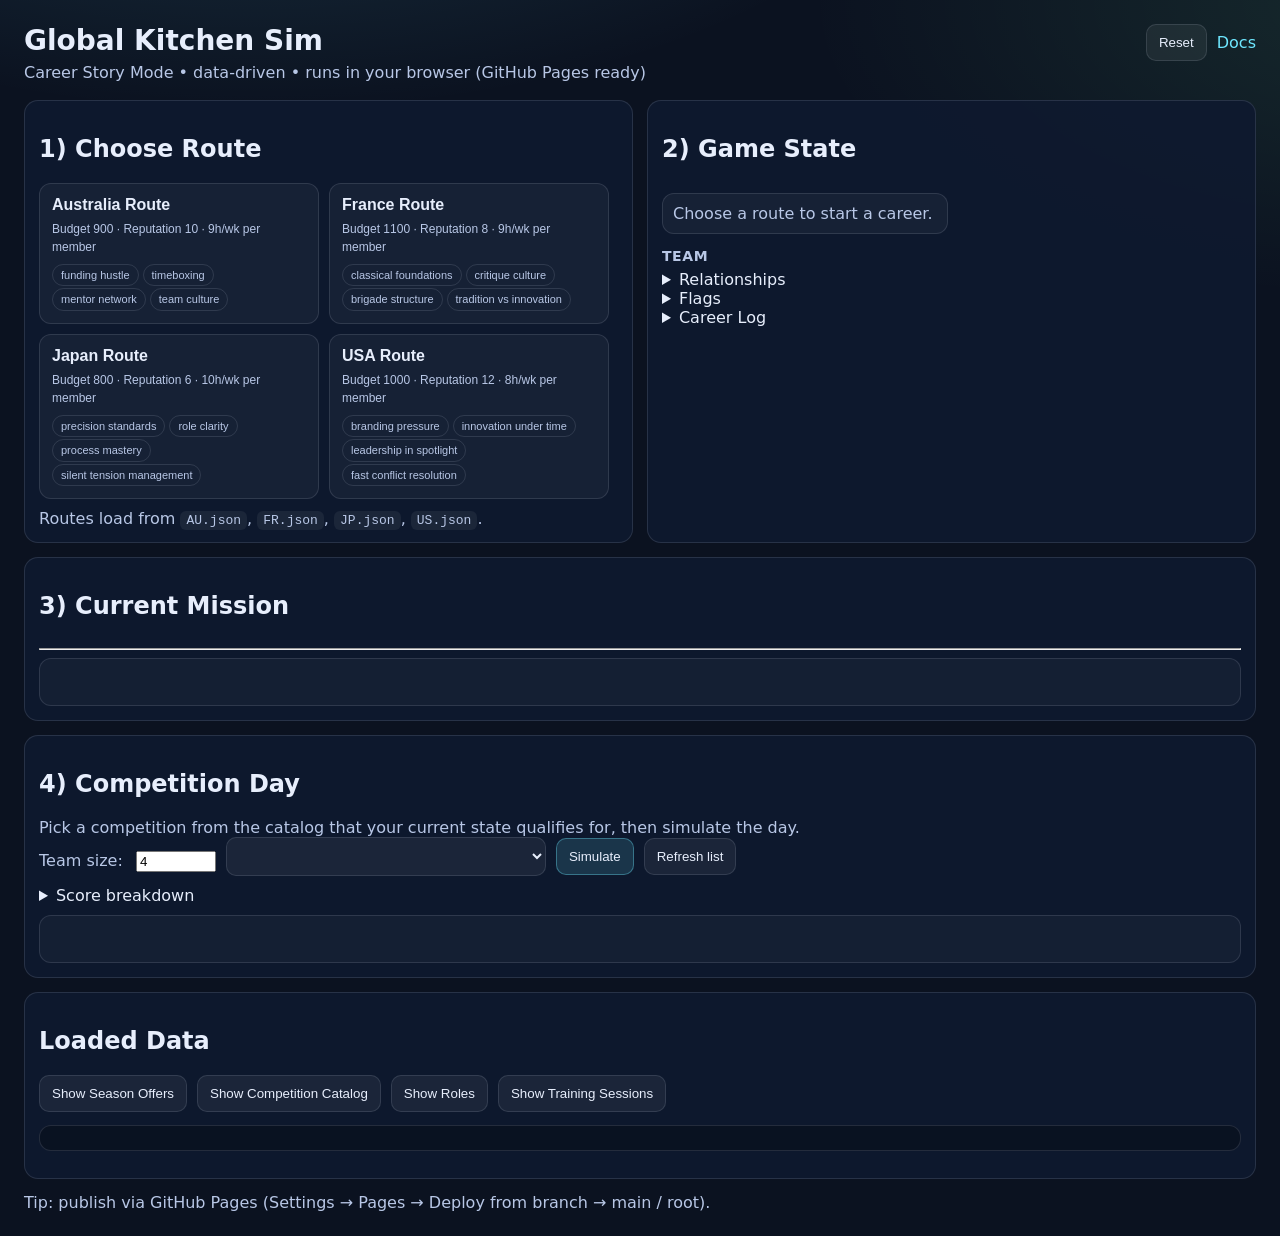
<file: index.html>
<!doctype html>
<html lang="en">
<head>
  <meta charset="utf-8" />
  <meta name="viewport" content="width=device-width, initial-scale=1" />
  <title>Global Kitchen Sim</title>
  <link rel="stylesheet" href="./style.css" />
</head>
<body>
  <header class="top">
    <div>
      <h1>Global Kitchen Sim</h1>
      <p class="sub">Career Story Mode • data‑driven • runs in your browser (GitHub Pages ready)</p>
    </div>
    <div class="row">
      <button id="btnReset" class="secondary">Reset</button>
      <a id="btnDocs" class="secondary" href="./README.md" target="_blank" rel="noreferrer">Docs</a>
    </div>
  </header>

  <main class="grid">
    <section class="card">
      <h2>1) Choose Route</h2>
      <div id="routes" class="row"></div>
      <p class="hint">Routes load from <code>AU.json</code>, <code>FR.json</code>, <code>JP.json</code>, <code>US.json</code>.</p>
    </section>

    <section class="card span2" id="draftCard" style="display:none">
      <h2>Draft Your Team</h2>
      <p class="hint">Pick 3–5 archetypes for the <span id="draftRouteName"></span>. Each brings a skill lean and a personality risk — watch the predicted cohesion.</p>
      <div id="draftPool" class="draftPool"></div>
      <div id="draftPreview" class="result" style="margin-top:10px;"></div>
      <div class="row" style="margin-top:10px;">
        <button id="btnConfirmDraft" disabled>Start Career</button>
        <button id="btnCancelDraft" class="secondary">Back</button>
      </div>
    </section>

    <section class="card">
      <h2>2) Game State</h2>
      <div class="kv" id="stateKv"></div>
      <h3 class="subhead">Team</h3>
      <div class="teamList" id="teamList"></div>
      <details>
        <summary>Relationships</summary>
        <div id="relOut" class="prose"></div>
      </details>
      <details>
        <summary>Flags</summary>
        <pre id="flagsOut"></pre>
      </details>
      <details>
        <summary>Career Log</summary>
        <div id="logOut" class="prose logOut"></div>
      </details>
    </section>

    <section class="card span2" id="trainingCard" style="display:none">
      <h2>Training</h2>
      <p class="hint">Spend the team's available hours on a session. Costs hours + fatigue, builds skills and (for group drills) cohesion.</p>
      <div class="row">
        <select id="trainMember" style="min-width:200px; padding:10px; border-radius:10px; border:1px solid var(--border); background:rgba(255,255,255,.06); color:var(--text);"></select>
        <select id="trainSession" style="min-width:280px; padding:10px; border-radius:10px; border:1px solid var(--border); background:rgba(255,255,255,.06); color:var(--text);"></select>
        <button id="btnTrain">Run Session</button>
      </div>
      <div id="trainResult" class="result" style="margin-top:10px;"></div>
    </section>

    <section class="card span2">
      <h2>3) Current Mission</h2>
      <div id="missionMeta" class="meta"></div>
      <div id="missionIntro" class="prose"></div>
      <div id="missionChoices" class="choices"></div>
      <hr />
      <div id="resultBox" class="result"></div>
    </section>

    <section class="card span2" id="eventCard" style="display:none">
      <h2>Event</h2>
      <div id="eventMeta" class="meta"></div>
      <div id="eventText" class="prose"></div>
      <div id="eventChoices" class="choices"></div>
    </section>

    <section class="card span2">
      <h2>4) Competition Day</h2>
      <p class="hint">Pick a competition from the catalog that your current state qualifies for, then simulate the day.</p>
      <div class="row">
        <label class="hint">Team size:
          <input id="teamSize" type="number" min="1" max="12" value="4" style="width:80px; margin-left:8px;" />
        </label>
        <select id="compSelect" style="min-width: 320px; padding:10px; border-radius:10px; border:1px solid var(--border); background:rgba(255,255,255,.06); color:var(--text);">
        </select>
        <button id="btnSimulate">Simulate</button>
        <button id="btnRefreshComps" class="secondary">Refresh list</button>
      </div>
      <details style="margin-top:10px;">
        <summary>Score breakdown</summary>
        <pre id="compOut"></pre>
      </details>
      <div id="compSummary" class="result" style="margin-top:10px;"></div>
    </section>

<section class="card span2">
      <h2>Loaded Data</h2>
      <div class="row">
        <button id="btnSeason" class="secondary">Show Season Offers</button>
        <button id="btnCatalog" class="secondary">Show Competition Catalog</button>
        <button id="btnRoles" class="secondary">Show Roles</button>
        <button id="btnTraining" class="secondary">Show Training Sessions</button>
      </div>
      <pre id="dataOut"></pre>
    </section>
  </main>

  <footer class="foot">
    <span>Tip: publish via GitHub Pages (Settings → Pages → Deploy from branch → main / root).</span>
  </footer>

  <script type="module" src="./main.js"></script>
</body>
</html>
</file>
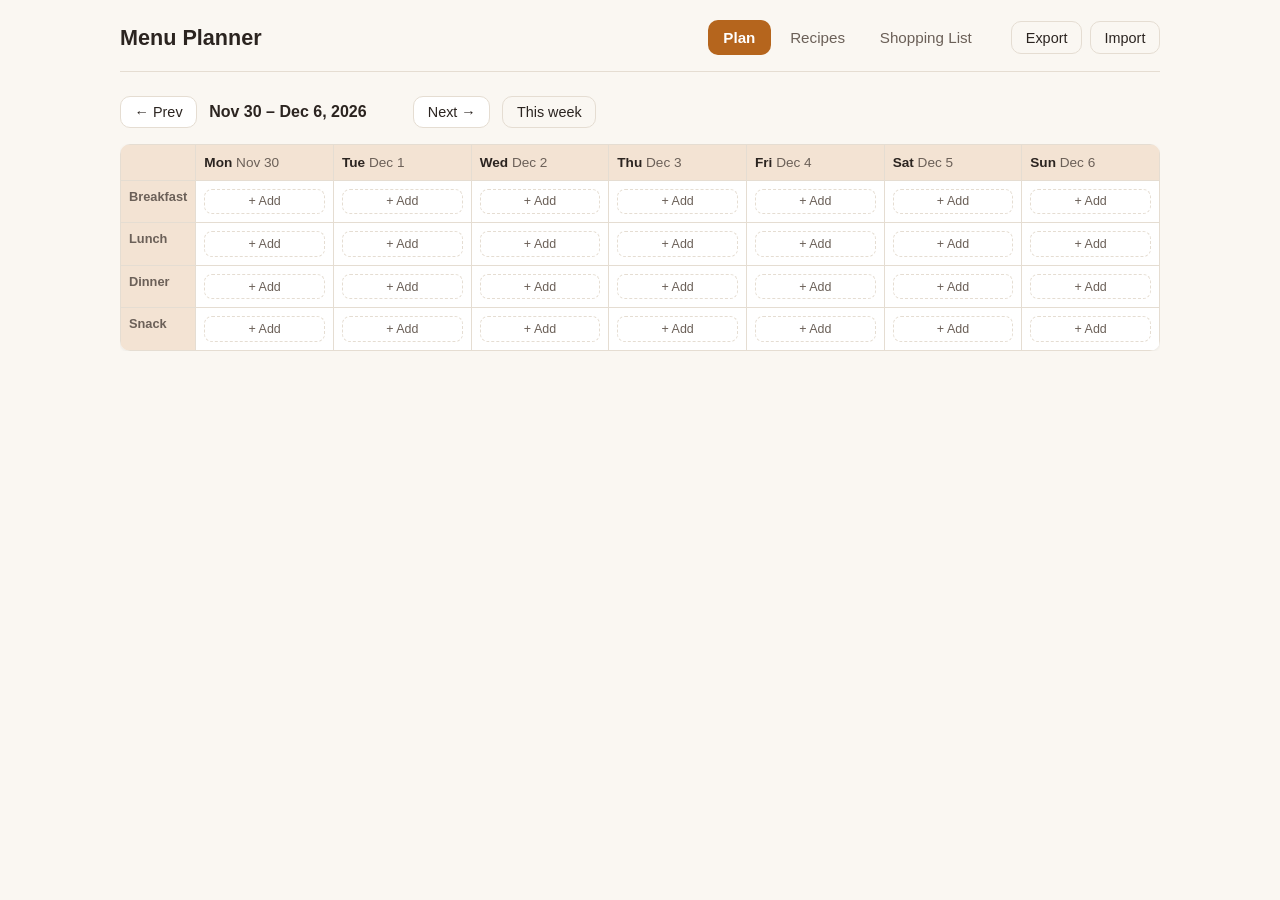
<file: menu-planner/index.html>
<!DOCTYPE html>
<html lang="en">
<head>
<meta charset="UTF-8" />
<meta name="viewport" content="width=device-width, initial-scale=1.0" />
<title>Menu Planner</title>
<link rel="stylesheet" href="style.css" />
</head>
<body>
<div id="app">

  <header class="topbar">
    <h1>Menu Planner</h1>
    <nav class="tabs" id="tabs">
      <button class="tab-btn is-active" data-tab="plan">Plan</button>
      <button class="tab-btn" data-tab="recipes">Recipes</button>
      <button class="tab-btn" data-tab="shopping">Shopping List</button>
    </nav>
    <div class="topbar-actions">
      <button id="exportBtn" class="btn btn-ghost" title="Download your data as JSON">Export</button>
      <label class="btn btn-ghost" title="Load data from a JSON file">
        Import
        <input type="file" id="importInput" accept="application/json" hidden />
      </label>
    </div>
  </header>

  <main>
    <section id="tab-plan" class="tab-panel is-active">
      <div class="week-nav">
        <button id="prevWeek" class="btn" aria-label="Previous week">&larr; Prev</button>
        <div id="weekLabel" class="week-label"></div>
        <button id="nextWeek" class="btn" aria-label="Next week">Next &rarr;</button>
        <button id="todayWeek" class="btn btn-ghost">This week</button>
      </div>
      <div class="plan-grid-wrap">
        <table class="plan-grid" id="planGrid"></table>
      </div>
    </section>

    <section id="tab-recipes" class="tab-panel">
      <div class="recipes-toolbar">
        <input type="search" id="recipeSearch" placeholder="Search recipes or tags..." />
        <select id="recipeCategoryFilter">
          <option value="">All categories</option>
          <option value="Breakfast">Breakfast</option>
          <option value="Lunch">Lunch</option>
          <option value="Dinner">Dinner</option>
          <option value="Snack">Snack</option>
        </select>
        <button id="newRecipeBtn" class="btn btn-primary">+ New Recipe</button>
      </div>
      <div id="recipeList" class="recipe-list"></div>
    </section>

    <section id="tab-shopping" class="tab-panel">
      <div class="shopping-toolbar">
        <div id="shoppingWeekLabel" class="week-label"></div>
        <div class="shopping-toolbar-actions">
          <button id="clearCheckedBtn" class="btn btn-ghost">Clear checked</button>
          <button id="printListBtn" class="btn btn-ghost">Print</button>
        </div>
      </div>
      <ul id="shoppingList" class="shopping-list"></ul>
      <form id="addExtraForm" class="add-extra-form">
        <input type="text" id="extraName" placeholder="Add item (e.g. paper towels)" required />
        <input type="text" id="extraQty" placeholder="Qty" size="4" />
        <input type="text" id="extraUnit" placeholder="Unit" size="6" />
        <button type="submit" class="btn">Add</button>
      </form>
    </section>
  </main>
</div>

<div id="modalRoot"></div>

<script src="app.js"></script>
</body>
</html>
</file>
<file: style.css>
/* Minimal, clean styling (no build tools) */
:root{
  --bg:#0b1220;
  --card:#0f1a2f;
  --text:#e7eefc;
  --muted:#b8c7e6;
  --border:rgba(231,238,252,.12);
  --accent:#6ee7ff;
  --bad:#ff6b6b;
  --good:#7dff9f;
}
*{box-sizing:border-box}
body{
  margin:0; padding:24px;
  font-family: system-ui, -apple-system, Segoe UI, Roboto, Arial, sans-serif;
  background: radial-gradient(1200px 600px at 20% -20%, rgba(110,231,255,.18), transparent 60%),
              radial-gradient(1000px 500px at 110% 0%, rgba(125,255,159,.10), transparent 60%),
              var(--bg);
  color:var(--text);
}
a{color:var(--accent); text-decoration:none}
a:hover{text-decoration:underline}
code{background:rgba(255,255,255,.06); padding:2px 6px; border-radius:6px}
.top{
  display:flex; justify-content:space-between; align-items:flex-start;
  gap:16px; margin-bottom:18px;
}
h1{margin:0; font-size:28px}
.sub{margin:6px 0 0; color:var(--muted)}
.grid{
  display:grid;
  grid-template-columns: 1fr 1fr;
  gap:14px;
}
.card{
  background: rgba(15,26,47,.92);
  border:1px solid var(--border);
  border-radius:14px;
  padding:14px;
}
.span2{grid-column: span 2}
.row{display:flex; gap:10px; flex-wrap:wrap; align-items:center}
button{
  background: rgba(110,231,255,.14);
  border:1px solid rgba(110,231,255,.35);
  color:var(--text);
  padding:10px 12px;
  border-radius:10px;
  cursor:pointer;
}
button:hover{border-color:rgba(110,231,255,.65)}
button.secondary{
  background: rgba(255,255,255,.06);
  border:1px solid var(--border);
}
button:disabled{opacity:.5; cursor:not-allowed}
.hint{color:var(--muted); margin:10px 0 0}
.kv{display:grid; grid-template-columns: repeat(2, minmax(0, 1fr)); gap:8px; margin-top:8px}
.kv div{padding:10px; border:1px solid var(--border); border-radius:12px; background:rgba(255,255,255,.04)}
.kv .k{color:var(--muted); font-size:12px}
.kv .v{font-size:16px; margin-top:4px}
.meta{color:var(--muted); margin-bottom:10px}
.prose{line-height:1.5}
.choices{display:flex; flex-direction:column; gap:10px; margin-top:10px}
.choice{
  border:1px solid var(--border);
  border-radius:12px;
  padding:12px;
  background:rgba(255,255,255,.04);
}
.choice .label{font-weight:600}
.choice .check{color:var(--muted); font-size:12px; margin-top:6px}
.choice .act{margin-top:10px}
.result{
  min-height:48px;
  padding:12px;
  border-radius:12px;
  border:1px solid var(--border);
  background:rgba(255,255,255,.03);
}
.result.good{border-color: rgba(125,255,159,.35)}
.result.bad{border-color: rgba(255,107,107,.35)}
pre{
  background: rgba(0,0,0,.25);
  border:1px solid var(--border);
  padding:12px;
  border-radius:12px;
  overflow:auto;
  max-height:420px;
}
.subhead{margin:14px 0 6px; font-size:14px; color:var(--muted); text-transform:uppercase; letter-spacing:.04em}
.teamList{display:flex; flex-direction:column; gap:8px}
.member{border:1px solid var(--border); border-radius:12px; padding:10px; background:rgba(255,255,255,.04)}
.member .mname{font-weight:600; display:flex; justify-content:space-between; gap:8px}
.member .mrole{color:var(--accent); font-size:12px}
.member .mskills{color:var(--muted); font-size:12px; margin-top:4px; line-height:1.5}
.logOut{max-height:220px; overflow:auto; font-size:13px}
.logOut .entry{padding:6px 0; border-bottom:1px dashed var(--border)}
.logOut .entry:last-child{border-bottom:none}
.routeCard{border:1px solid var(--border); border-radius:12px; padding:12px; max-width:280px; background:rgba(255,255,255,.04); cursor:pointer; text-align:left}
.routeCard:hover{border-color:rgba(110,231,255,.65)}
.routeCard .rname{font-weight:700; font-size:16px}
.routeCard .rmeta{color:var(--muted); font-size:12px; margin-top:6px; line-height:1.5}
.routeCard.active{border-color: rgba(125,255,159,.6)}
.badge{display:inline-block; padding:2px 8px; border-radius:999px; font-size:11px; border:1px solid var(--border); margin:2px 4px 0 0; color:var(--muted)}
.choice button{width:100%; text-align:left}
.gold{color:#ffd76e}
.silver{color:#d9e2f1}
.bronze{color:#e0a56f}
.draftPool{display:grid; grid-template-columns:repeat(auto-fill,minmax(220px,1fr)); gap:10px; margin-top:10px}
.archCard{border:1px solid var(--border); border-radius:12px; padding:12px; background:rgba(255,255,255,.04); cursor:pointer; user-select:none}
.archCard.picked{border-color:rgba(125,255,159,.6); background:rgba(125,255,159,.08)}
.archCard .aname{font-weight:700}
.archCard .atraits{color:var(--muted); font-size:12px; margin-top:4px}
.archCard .askills{color:var(--muted); font-size:11px; margin-top:6px; line-height:1.5}
.relRow{display:flex; justify-content:space-between; gap:10px; padding:4px 0; border-bottom:1px dashed var(--border); font-size:13px}
.relRow:last-child{border-bottom:none}
.relRow .relTense{color:var(--bad)}
.relRow .relGood{color:var(--good)}
.foot{margin-top:14px; color:var(--muted)}
@media (max-width: 900px){
  .grid{grid-template-columns: 1fr}
  .span2{grid-column: span 1}
}
</file>
<file: menu-planner/style.css>
:root {
  --bg: #faf7f2;
  --panel: #ffffff;
  --ink: #2b2420;
  --ink-soft: #6b6058;
  --border: #e5ddd2;
  --accent: #b5651d;
  --accent-ink: #ffffff;
  --accent-soft: #f3e3d3;
  --danger: #b03a2e;
  --radius: 10px;
  --shadow: 0 1px 3px rgba(43, 36, 32, 0.08);
  font-size: 16px;
}

* { box-sizing: border-box; }

body {
  margin: 0;
  font-family: -apple-system, BlinkMacSystemFont, "Segoe UI", Roboto, Helvetica, Arial, sans-serif;
  background: var(--bg);
  color: var(--ink);
}

#app { max-width: 1080px; margin: 0 auto; padding: 0 1.25rem 3rem; }

.topbar {
  display: flex;
  align-items: center;
  gap: 1.5rem;
  flex-wrap: wrap;
  padding: 1.25rem 0 1rem;
  border-bottom: 1px solid var(--border);
  margin-bottom: 1.5rem;
}

.topbar h1 { font-size: 1.35rem; margin: 0; margin-right: auto; }

.tabs { display: flex; gap: 0.25rem; }

.tab-btn {
  border: 1px solid transparent;
  background: transparent;
  color: var(--ink-soft);
  padding: 0.5rem 0.9rem;
  border-radius: var(--radius);
  cursor: pointer;
  font-size: 0.95rem;
}

.tab-btn:hover { background: var(--accent-soft); }

.tab-btn.is-active {
  background: var(--accent);
  color: var(--accent-ink);
  font-weight: 600;
}

.topbar-actions { display: flex; gap: 0.5rem; }

.btn {
  border: 1px solid var(--border);
  background: var(--panel);
  color: var(--ink);
  padding: 0.45rem 0.85rem;
  border-radius: var(--radius);
  cursor: pointer;
  font-size: 0.9rem;
  display: inline-flex;
  align-items: center;
  gap: 0.4rem;
}

.btn:hover { border-color: var(--accent); color: var(--accent); }

.btn-ghost { background: transparent; }

.btn-primary {
  background: var(--accent);
  border-color: var(--accent);
  color: var(--accent-ink);
  font-weight: 600;
}

.btn-primary:hover { opacity: 0.92; color: var(--accent-ink); }

.btn-danger { color: var(--danger); border-color: var(--danger); }

.tab-panel { display: none; }
.tab-panel.is-active { display: block; }

/* Plan grid */
.week-nav {
  display: flex;
  align-items: center;
  gap: 0.75rem;
  margin-bottom: 1rem;
  flex-wrap: wrap;
}

.week-label { font-weight: 600; min-width: 12rem; }

.plan-grid-wrap { overflow-x: auto; }

.plan-grid {
  border-collapse: collapse;
  width: 100%;
  min-width: 760px;
  background: var(--panel);
  border-radius: var(--radius);
  overflow: hidden;
  box-shadow: var(--shadow);
}

.plan-grid th, .plan-grid td {
  border: 1px solid var(--border);
  padding: 0.5rem;
  vertical-align: top;
}

.plan-grid th {
  background: var(--accent-soft);
  font-size: 0.85rem;
  text-align: left;
  padding: 0.6rem 0.5rem;
}

.plan-grid td.day-cell { min-width: 120px; width: 14.28%; }
.plan-grid td.slot-label {
  background: var(--accent-soft);
  font-weight: 600;
  font-size: 0.8rem;
  color: var(--ink-soft);
  width: 90px;
  white-space: nowrap;
}

.meal-chip {
  background: var(--accent-soft);
  border-radius: 8px;
  padding: 0.35rem 0.5rem;
  margin-bottom: 0.35rem;
  font-size: 0.82rem;
  display: flex;
  justify-content: space-between;
  align-items: center;
  gap: 0.4rem;
}

.meal-chip .chip-name { flex: 1; }

.meal-chip button {
  border: none;
  background: transparent;
  cursor: pointer;
  color: var(--ink-soft);
  font-size: 0.9rem;
  line-height: 1;
  padding: 0.1rem;
}

.meal-chip button:hover { color: var(--danger); }

.add-slot-btn {
  border: 1px dashed var(--border);
  background: transparent;
  color: var(--ink-soft);
  border-radius: 8px;
  width: 100%;
  padding: 0.3rem;
  cursor: pointer;
  font-size: 0.78rem;
}

.add-slot-btn:hover { border-color: var(--accent); color: var(--accent); }

/* Recipes */
.recipes-toolbar {
  display: flex;
  gap: 0.6rem;
  margin-bottom: 1rem;
  flex-wrap: wrap;
}

.recipes-toolbar input[type="search"] {
  flex: 1;
  min-width: 180px;
  padding: 0.5rem 0.7rem;
  border: 1px solid var(--border);
  border-radius: var(--radius);
}

.recipes-toolbar select {
  padding: 0.5rem 0.7rem;
  border: 1px solid var(--border);
  border-radius: var(--radius);
  background: var(--panel);
}

.recipe-list {
  display: grid;
  grid-template-columns: repeat(auto-fill, minmax(240px, 1fr));
  gap: 0.9rem;
}

.recipe-card {
  background: var(--panel);
  border: 1px solid var(--border);
  border-radius: var(--radius);
  padding: 0.9rem;
  box-shadow: var(--shadow);
  display: flex;
  flex-direction: column;
  gap: 0.4rem;
}

.recipe-card h3 { margin: 0; font-size: 1.05rem; }

.recipe-meta { font-size: 0.78rem; color: var(--ink-soft); }

.recipe-tags { display: flex; flex-wrap: wrap; gap: 0.3rem; }

.tag-pill {
  background: var(--accent-soft);
  color: var(--accent);
  font-size: 0.72rem;
  padding: 0.15rem 0.5rem;
  border-radius: 999px;
}

.recipe-ingredients {
  font-size: 0.82rem;
  color: var(--ink-soft);
  margin: 0;
  padding-left: 1.1rem;
}

.recipe-card-actions {
  margin-top: auto;
  display: flex;
  gap: 0.4rem;
  padding-top: 0.4rem;
}

.recipe-card-actions .btn { font-size: 0.8rem; padding: 0.35rem 0.6rem; }

.empty-state {
  color: var(--ink-soft);
  text-align: center;
  padding: 2.5rem 1rem;
  border: 1px dashed var(--border);
  border-radius: var(--radius);
}

/* Shopping list */
.shopping-toolbar {
  display: flex;
  justify-content: space-between;
  align-items: center;
  flex-wrap: wrap;
  gap: 0.6rem;
  margin-bottom: 1rem;
}

.shopping-toolbar-actions { display: flex; gap: 0.5rem; }

.shopping-list {
  list-style: none;
  margin: 0 0 1rem;
  padding: 0;
  background: var(--panel);
  border: 1px solid var(--border);
  border-radius: var(--radius);
  overflow: hidden;
}

.shopping-list li {
  display: flex;
  align-items: center;
  gap: 0.6rem;
  padding: 0.6rem 0.9rem;
  border-bottom: 1px solid var(--border);
  font-size: 0.92rem;
}

.shopping-list li:last-child { border-bottom: none; }

.shopping-list li.checked { color: var(--ink-soft); text-decoration: line-through; }

.shopping-list .qty { color: var(--ink-soft); min-width: 5.5rem; font-size: 0.85rem; }

.shopping-list .src { margin-left: auto; font-size: 0.72rem; color: var(--ink-soft); }

.shopping-list .remove-extra {
  border: none;
  background: transparent;
  color: var(--ink-soft);
  cursor: pointer;
}

.shopping-list .remove-extra:hover { color: var(--danger); }

.add-extra-form {
  display: flex;
  gap: 0.5rem;
  flex-wrap: wrap;
}

.add-extra-form input {
  padding: 0.5rem 0.7rem;
  border: 1px solid var(--border);
  border-radius: var(--radius);
}

.add-extra-form input#extraName { flex: 1; min-width: 180px; }

/* Modal */
.modal-backdrop {
  position: fixed;
  inset: 0;
  background: rgba(43, 36, 32, 0.45);
  display: flex;
  align-items: flex-start;
  justify-content: center;
  padding: 3rem 1rem;
  overflow-y: auto;
  z-index: 50;
}

.modal {
  background: var(--panel);
  border-radius: var(--radius);
  padding: 1.5rem;
  width: 100%;
  max-width: 520px;
  box-shadow: 0 10px 30px rgba(0,0,0,0.2);
}

.modal h2 { margin-top: 0; }

.form-row { margin-bottom: 0.9rem; display: flex; flex-direction: column; gap: 0.3rem; }

.form-row label { font-size: 0.82rem; font-weight: 600; color: var(--ink-soft); }

.form-row input, .form-row select, .form-row textarea {
  padding: 0.5rem 0.7rem;
  border: 1px solid var(--border);
  border-radius: 8px;
  font: inherit;
}

.form-row-inline { display: flex; gap: 0.6rem; }
.form-row-inline .form-row { flex: 1; }

.ingredient-row {
  display: flex;
  gap: 0.4rem;
  margin-bottom: 0.4rem;
  align-items: center;
}

.ingredient-row input:nth-child(1) { flex: 2; }
.ingredient-row input:nth-child(2) { flex: 1; }
.ingredient-row input:nth-child(3) { flex: 1; }

.ingredient-row .remove-ingredient {
  border: none;
  background: transparent;
  color: var(--ink-soft);
  cursor: pointer;
  font-size: 1rem;
}

.modal-actions {
  display: flex;
  justify-content: flex-end;
  gap: 0.6rem;
  margin-top: 1.2rem;
}

@media print {
  .topbar, .shopping-toolbar-actions, .add-extra-form, #tabs { display: none !important; }
  .tab-panel { display: none !important; }
  #tab-shopping.print-target { display: block !important; }
}

@media (max-width: 640px) {
  .topbar h1 { width: 100%; }
  .week-label { min-width: 0; }
}
</file>
